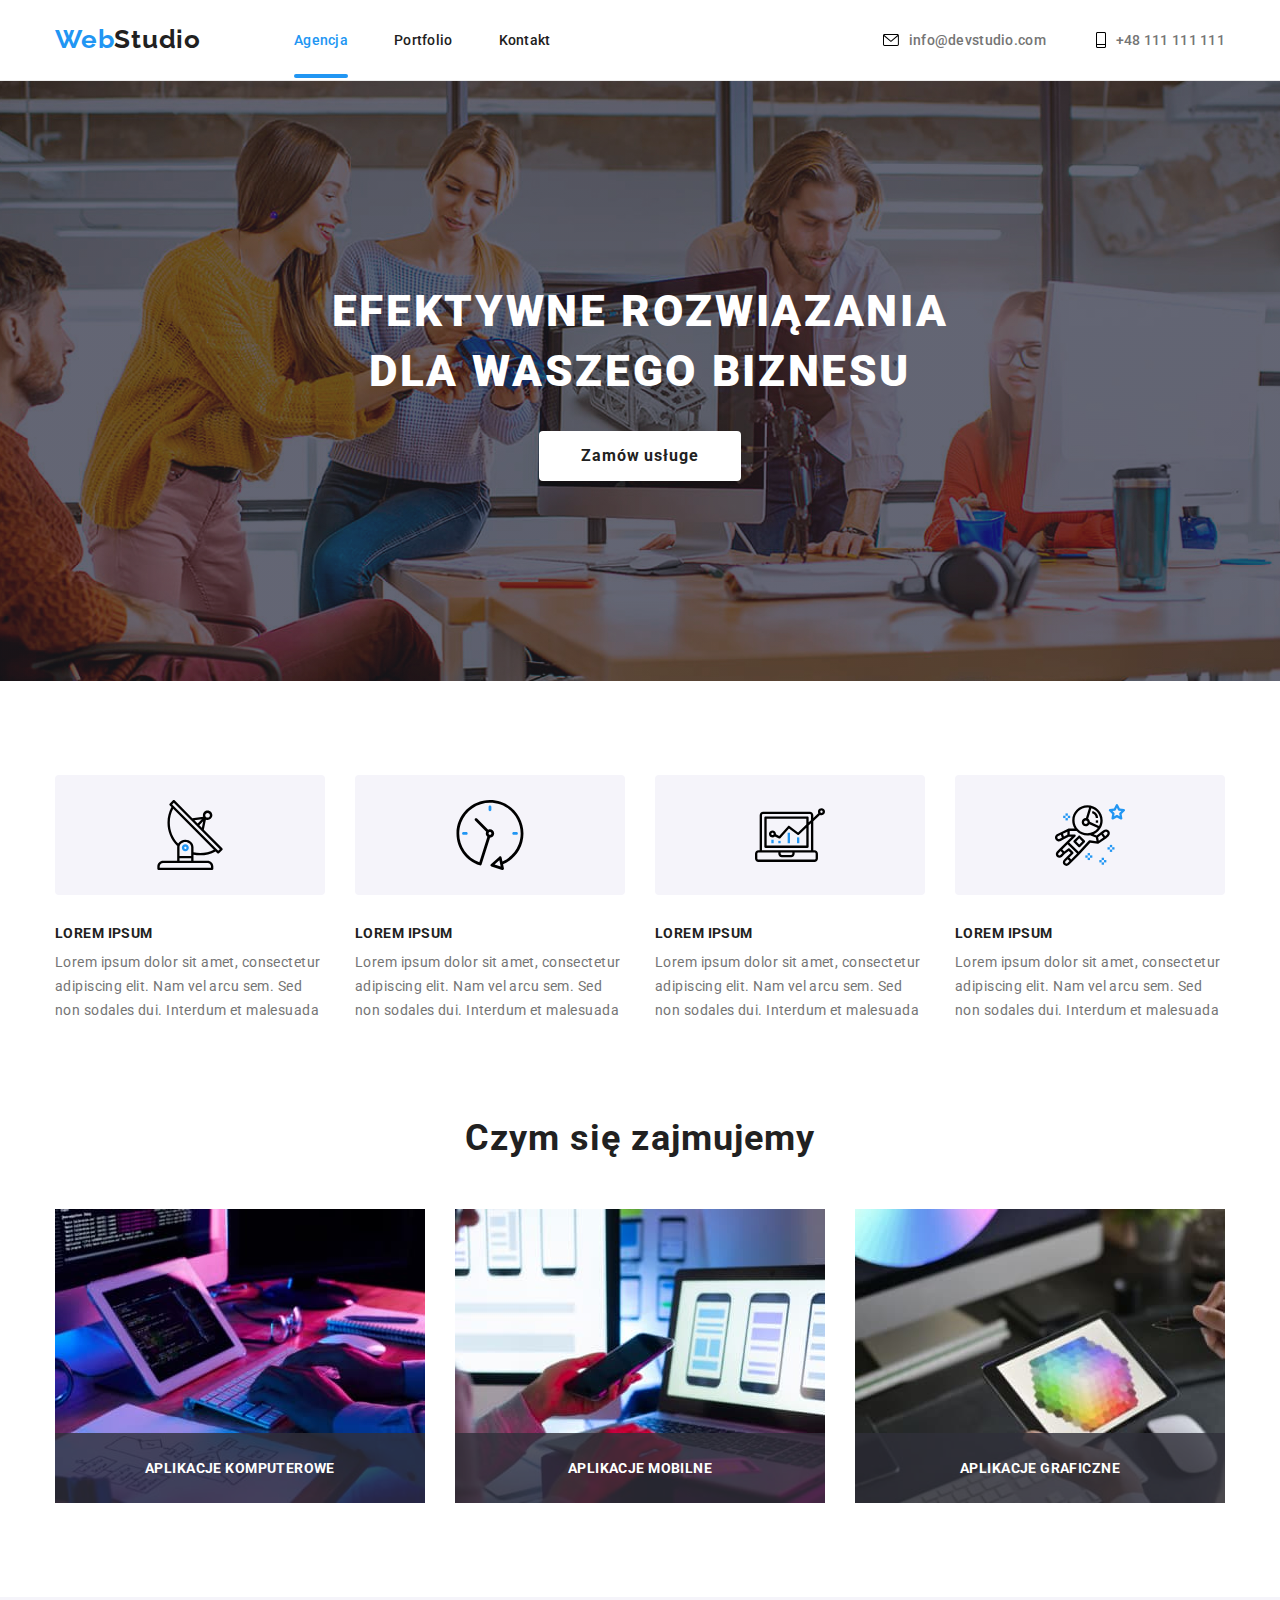
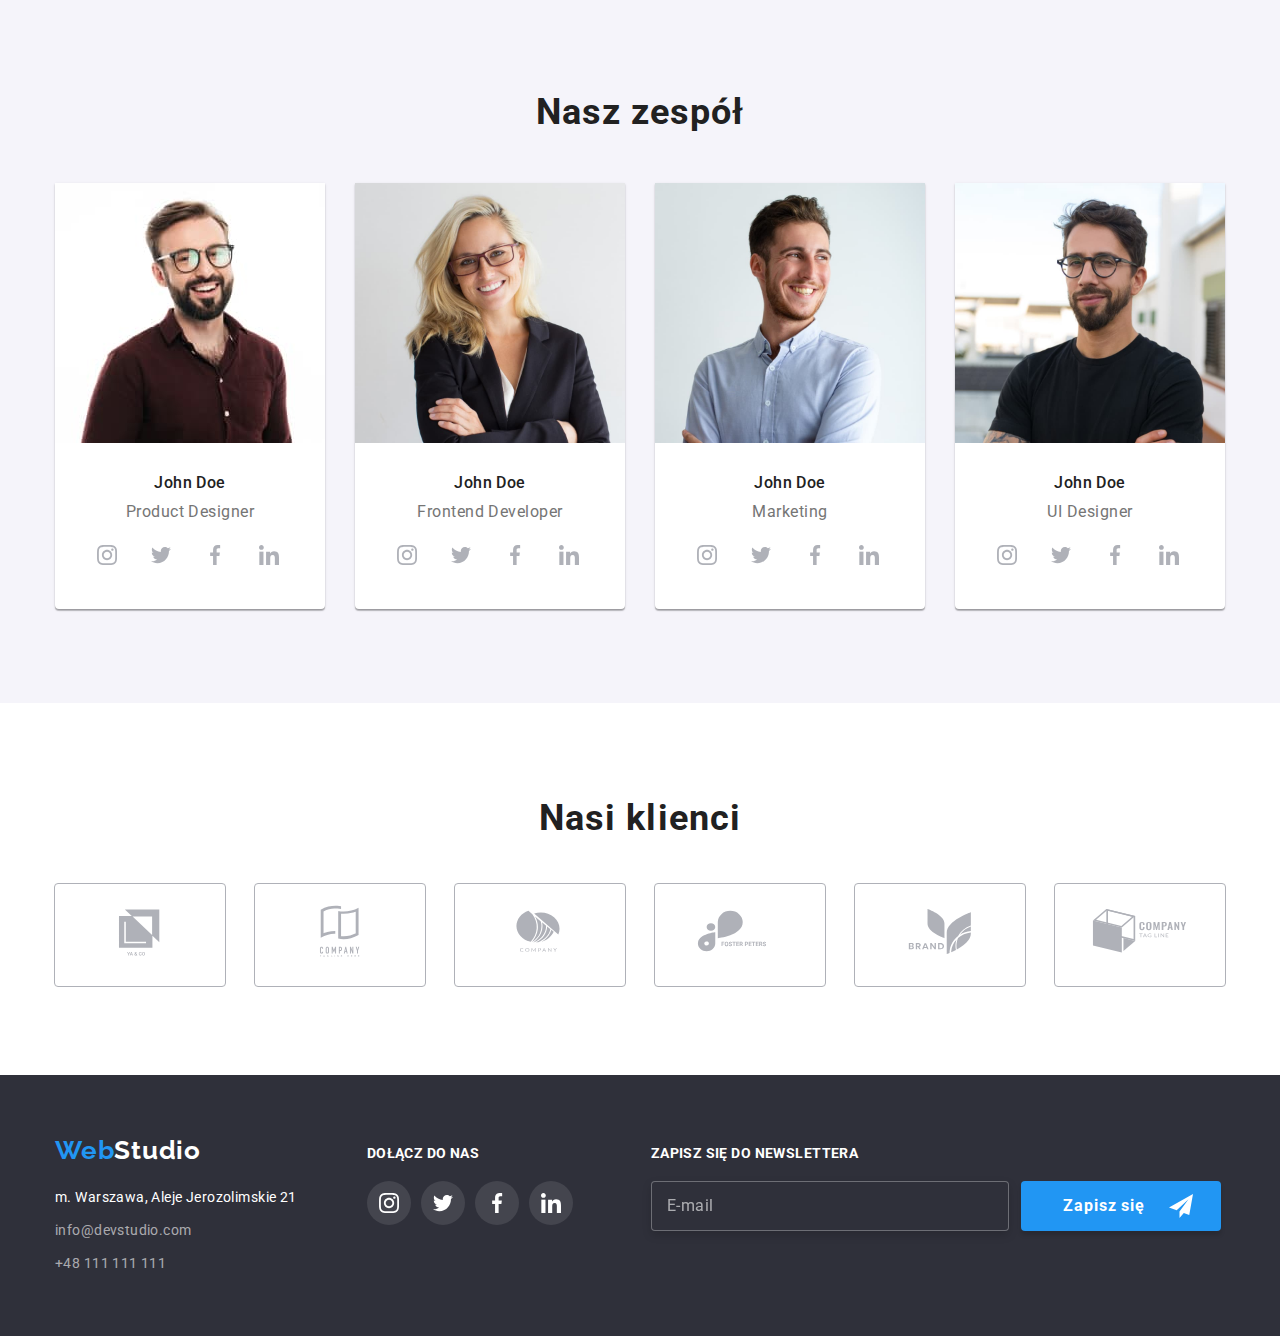
<file: index.html>
<!DOCTYPE html>
<html lang="en">

<head>
    <meta charset="UTF-8">
    <meta http-equiv="X-UA-Compatible" content="IE=edge">
    <meta name="viewport" content="width=device-width, initial-scale=1.0">
    <link rel="stylesheet" href="modern-normalize-main/modern-normalize.css">
    <link rel="preconnect" href="https://fonts.googleapis.com">
    <link rel="preconnect" href="https://fonts.gstatic.com" crossorigin>
    <link href="https://fonts.googleapis.com/css2?family=Raleway:wght@700&family=Roboto:wght@400;500;700;900&display=swap"
        rel="stylesheet">
    <title>html-css-homework</title>
    <link rel="stylesheet" href="css/styles.css">
</head>

<body>
    <header class="header">
        <div class="container">
            <div class="header-whole">
                <nav class="navigation">
                    <a class="navigation-logo" 
                    href="index.html"><span>Web</span>Studio</a>
                    <ul class="navigation-list">
                        <li class="navigation-list-piece">
                            <a class="navigation-list-item underline" 
                            href="index.html">Agencja</a>
                        </li>
                        <li class="navigation-list-piece">
                            <a class="navigation-list-item" 
                            href="portfolio.html">Portfolio</a>
                        </li>
                        <li class="navigation-list-piece">
                            <a class="navigation-list-item" 
                            href="#contact">Kontakt</a>
                        </li>
                    </ul>
                </nav>
                <a class="header-mail" 
                  href="mailto:info@devstudio.com">
                    <svg class="contact-addres-email">
                        <use href="./images/icon/symbol-defs.svg#icon-envelope"></use>
                    </svg>info@devstudio.com
                </a>
                <a class="header-phone" href="tel:+48111111111">
                    <svg class="contact-addres-phone">
                    <use class="addres-phone-icon" href="./images/icon/symbol-defs.svg#icon-smartphone"></use>
                  </svg>+48 111 111 111</a>
            </div>
        </div>
    </header>

    <main>
        <!--Hero-->
        <section class="hero">
            <div class="hero-images">
                <div class="container">
                    <div class="hero-title">
                        <h1 class="hero-title-item">EFEKTYWNE ROZWIĄZANIA <br> DLA WASZEGO BIZNESU</h1>
                          <button class="hero-button" 
                          type="button" data-modal-open>Zamów usługe</button>
                    </div>
                </div>
            </div>
            <!--first center-->
        </section>
        <section class="first-center">
            <div class="container">
                <ul class="hero-text ">
                    <li>
                        <div>
                            <div class="center-box">
                                <svg class="center-icon">
                                    <use href="./images/icon/symbol-defs.svg#icon-antenna"></use>
                                  </svg>
                            </div>
                            <div  class="hero-text-inside">
                              <h3 class="hero-text-title">LOREM IPSUM</h3>
                            <p class="hero-text-item">Lorem ipsum dolor sit amet, consectetur adipiscing elit. Nam vel arcu sem. Sed non sodales
                             dui. Interdum et malesuada
                            </p>
                            </div>
                        </div>
                    </li>
                    <li>
                        <div>
                            <div class="center-box">
                                <svg class="center-icon">
                                    <use href="./images/icon/symbol-defs.svg#icon-clock-1"></use>
                                </svg>
                            </div>
                            <div  class="hero-text-inside">
                              <h3 class="hero-text-title">LOREM IPSUM</h3>
                            <p class="hero-text-item">Lorem ipsum dolor sit amet, consectetur adipiscing elit. Nam vel arcu sem. Sed non sodales
                             dui. Interdum et malesuada
                            </p>
                            </div>
                        </div>
                    </li>
                    <li>
                        <div>
                            <div class="center-box">
                                <svg class="center-icon">
                                    <use href="./images/icon/symbol-defs.svg#icon-diagram"></use>
                                </svg>
                            </div>
                            <div  class="hero-text-inside">
                              <h3 class="hero-text-title">LOREM IPSUM</h3>
                            <p class="hero-text-item">Lorem ipsum dolor sit amet, consectetur adipiscing elit. Nam vel arcu sem. Sed non sodales
                             dui. Interdum et malesuada
                            </p>
                            </div>
                        </div>
                    </li>
                     <li>
                         <div>
                             <div class="center-box">
                                <svg class="center-icon">
                                    <use href="./images/icon/symbol-defs.svg#icon-astronaut"></use>
                                </svg>
                             </div>
                             <div  class="hero-text-inside">
                              <h3 class="hero-text-title">LOREM IPSUM</h3>
                            <p class="hero-text-item">Lorem ipsum dolor sit amet, consectetur adipiscing elit. Nam vel arcu sem. Sed non sodales
                             dui. Interdum et malesuada
                            </p>
                            </div>
                         </div>
                    </li>
                </ul>
            </div>
          </section>
        <!--End hero-->
        <!--what we do-->
        <section class="section">
            <div class="container">
                <h2 class="text-picture-title">Czym się zajmujemy</h2>
                <div>
                    <ul class="images">
                        <li class="images-item">
                            <img src="./images/pictures/main_page/what_we_do/programming_on_the_tablet.jpg" 
                            alt="programowanie na tablecie" 
                            width="370" 
                            height="294">
                            <P class="subtext">Aplikacje komputerowe</P>
                        </li>
                        <li class="images-item">
                            <img src="./images/pictures/main_page/what_we_do/application_development.jpg" 
                            alt="tworzenie aplikacji" 
                            width="370" 
                            height="294">
                            <P class="subtext">Aplikacje mobilne</P>
                        </li>
                        <li class="images-item">
                            <img src="./images/pictures/main_page/what_we_do/color_palette_on_the_tablet.jpg" 
                            alt="paleta barw na tablecie" 
                            width="370" 
                            height="294">
                            <P class="subtext">Aplikacje graficzne</P>
                        </li>
                    </ul>
                </div>
            </div>
        </section>
        <!--end what we do-->
        <!--end first center-->
        <!--our team-->
        <section class="section-color">
            <div class="container">
                <h2 class="team-title">Nasz zespół</h2>
                <ul class="team-name-list">
                <li class="team-card">
                    <img class="team-picture" src="./images/pictures/main_page/our_team/product_designer.jpg" 
                    alt="Product Designer" 
                    width="270" 
                    height="260">
                    <div class="team-text-card">
                        <h3 class="text-team-name">John Doe</h3>
                    <p class="text-team-name-item">Product Designer</p>
                        <ul class="social-list">
                            <li class="social-list-item">
                            <a class="social-list-link" href="#">
                              <svg class="social-icon">
                              <use href="./images/icon/symbol-defs2.svg#icon-instagram">
                              </use>
                              </svg>
                            </a>
                            </li>
                            <li class="social-list-item">
                            <a class="social-list-link" href="#">
                              <svg class="social-icon">
                              <use href="./images/icon/symbol-defs2.svg#icon-twitter-1">
                              </use>
                              </svg>
                            </a>
                            </li>
                            <li class="social-list-item">
                            <a class="social-list-link" href="#">
                              <svg class="social-icon">
                              <use href="./images/icon/symbol-defs2.svg#icon-facebook-1">
                              </use>
                              </svg>
                            </a>
                            </li>
                            <li class="social-list-item">
                            <a class="social-list-link" href="#">
                              <svg class="social-icon">
                              <use href="./images/icon/symbol-defs2.svg#icon-linkedin-1">
                              </use>
                              </svg>
                          </a>
                    </div> 
                </li>
                <li class="team-card">
                    <img class="team-picture" src="./images/pictures/main_page/our_team/frontend_developer.jpg" 
                    alt="Frontend Developer" 
                    width="270" 
                    height="260">
                    <div class="team-text-card">
                        <h3 class="text-team-name">John Doe</h3>
                    <p class="text-team-name-item">Frontend Developer</p>
                    <ul class="social-list">
                        <li class="social-list-item">
                          <a class="social-list-link" href="#">
                            <svg class="social-icon">
                              <use href="./images/icon/symbol-defs2.svg#icon-instagram"></use>
                            </svg>
                          </a>
                        </li>
                        <li class="social-list-item">
                          <a class="social-list-link" href="#">
                            <svg class="social-icon">
                              <use href="./images/icon/symbol-defs2.svg#icon-twitter-1"></use>
                            </svg>
                          </a>
                        </li>
                        <li class="social-list-item">
                          <a class="social-list-link" href="#">
                            <svg class="social-icon">
                              <use href="./images/icon/symbol-defs2.svg#icon-facebook-1"></use>
                            </svg>
                          </a>
                        </li>
                        <li class="social-list-item">
                        <a class="social-list-link" href="#">
                            <svg class="social-icon">
                              <use href="./images/icon/symbol-defs2.svg#icon-linkedin-1"></use>
                            </svg>
                        </a>
                    </div>
                    
                </li>
                <li class="team-card">
                    <img class="team-picture" src="./images/pictures/main_page/our_team/marketing.jpg" 
                    alt="Marketing" 
                    width="270" 
                    height="260">
                    <div class="team-text-card">
                        <h3 class="text-team-name">John Doe</h3>
                    <p class="text-team-name-item">Marketing</p>
                    <ul class="social-list">
                        <li class="social-list-item">
                          <a class="social-list-link" href="#">
                            <svg class="social-icon">
                              <use href="./images/icon/symbol-defs2.svg#icon-instagram"></use>
                            </svg>
                          </a>
                        </li>
                        <li class="social-list-item">
                          <a class="social-list-link" href="#">
                            <svg class="social-icon">
                              <use href="./images/icon/symbol-defs2.svg#icon-twitter-1"></use>
                            </svg>
                          </a>
                        </li>
                        <li class="social-list-item">
                          <a class="social-list-link" href="#">
                            <svg class="social-icon">
                              <use href="./images/icon/symbol-defs2.svg#icon-facebook-1"></use>
                            </svg>
                          </a>
                        </li>
                        <li class="social-list-item">
                          <a class="social-list-link" href="#">
                            <svg class="social-icon">
                              <use href="./images/icon/symbol-defs2.svg#icon-linkedin-1"></use>
                            </svg>
                        </a>
                    </div>
                    
                </li>
                <li class="team-card">
                    <img class="team-picture" src="./images/pictures/main_page/our_team/ul_designer.jpg" 
                    alt="UI Designer" 
                    width="270" 
                    height="260">
                    <div class="team-text-card">
                        <h3 class="text-team-name">John Doe</h3>
                    <p class="text-team-name-item">UI Designer</p>
                    <ul class="social-list">
                        <li class="social-list-item">
                          <a class="social-list-link" href="#">
                            <svg class="social-icon">
                              <use href="./images/icon/symbol-defs2.svg#icon-instagram">
                              </use>
                              </svg>
                          </a>
                        </li>
                        <li class="social-list-item">
                          <a class="social-list-link" href="#">
                            <svg class="social-icon">
                              <use href="./images/icon/symbol-defs2.svg#icon-twitter-1"></use>
                            </svg>
                          </a>
                        </li>
                        <li class="social-list-item">
                          <a class="social-list-link" href="#">
                            <svg class="social-icon">
                              <use href="./images/icon/symbol-defs2.svg#icon-facebook-1"></use>
                            </svg>
                          </a>
                        </li>
                        <li class="social-list-item">
                          <a class="social-list-link" href="#">
                            <svg class="social-icon">
                              <use href="./images/icon/symbol-defs2.svg#icon-linkedin-1"></use>
                            </svg>
                        </a>
                    </div>
                    
                </li>
            </ul>
            </div>       
        </section>
        <!--end - our team-->
        <!--our clients-->
        <section class="clients section">
            <div class="container">
              <h2 class="clients">Nasi klienci</h2>
              <ul class="clients-list">
                <li class="clients-list-item">
                  <a class="clients-list-item-link" href="#">
                    <svg class="clients-logo">
                      <use href="./images/icon/symbol-defs.svg#icon-Logo_1"></use>
                    </svg>
                  </a>
                </li>
                <li class="clients-list-item">
                  <a class="clients-list-item-link" href="#">
                    <svg class="clients-logo">
                      <use href="./images/icon/symbol-defs.svg#icon-Logo_2"></use>
                    </svg>
                  </a>
                </li>
                <li class="clients-list-item">
                  <a class="clients-list-item-link" href="#">
                    <svg class="clients-logo">
                      <use href="./images/icon/symbol-defs.svg#icon-Logo_3"></use>
                    </svg>
                  </a>
                </li>
                <li class="clients-list-item">
                  <a class="clients-list-item-link" href="#">
                    <svg class="clients-logo">
                      <use href="./images/icon/symbol-defs.svg#icon-Logo_4"></use>
                    </svg>
                  </a>
                </li>
                <li class="clients-list-item">
                  <a class="clients-list-item-link" href="#">
                    <svg class="clients-logo">
                      <use href="./images/icon/symbol-defs.svg#icon-Logo_5"></use>
                    </svg>
                  </a>
                </li>
                <li class="clients-list-item">
                  <a class="clients-list-item-link" href="#">
                    <svg class="clients-logo">
                      <use href="./images/icon/symbol-defs.svg#icon-Logo_6"></use>
                    </svg>
                  </a>
                </li>
              </ul>
            </div>
        </section>
        <!--end - Our clients-->
    </main>
    <footer class="footer-color">
      <section class="container">
        <address  class="footer-adress" id="contact"> 
                <div class="address-data">
                  <ul class="address-data">
                    <li>
                      <a class="footer-logo" href="index.html"><span>Web</span>Studio</a>
                      <ul class="footer-adress-list">
                        <li>
                            <a class="footer-font-map" 
                            href="https://goo.gl/maps/jRFw295LouVdyQgNA" 
                            target="blank">m. Warszawa, Aleje Jerozolimskie 21</a>
                        </li>
                        <li>
                            <a class="footer-font-mail" 
                            href="mailto:info@devstudio.com">info@devstudio.com</a>
                        </li>
                        <li>
                            <a class="footer-font-phone" 
                            href="tel:+48111111111">+48 111 111 111</a>
                        </li>
                      </ul>
                    </li>
                    <li class="footer-right-side">
                      <p class="footer-text-join">DOŁĄCZ DO NAS</p>
                      <ul class="footer-social-list">
                        <li class="footer-social-list-icon">
                          <a class="footer-social-list-item" href="#">
                            <svg class="footer-social-icon">
                              <use href="./images/icon/symbol-defs2.svg#icon-instagram">
                              </use>
                            </svg>
                          </a>
                        </li>
                        <li class="footer-social-list-icon">
                          <a class="footer-social-list-item" href="#">
                            <svg class="footer-social-icon">
                              <use href="./images/icon/symbol-defs2.svg#icon-twitter-1">
                              </use>
                            </svg>
                          </a>
                        </li>
                        <li class="footer-social-list-icon">
                          <a class="footer-social-list-item" href="#">
                            <svg class="footer-social-icon">
                              <use href="images/icon/symbol-defs2.svg#icon-facebook-1">
                              </use>
                            </svg>
                          </a>
                        </li>
                        <li class="footer-social-list-icon">
                          <a class="footer-social-list-item" href="#">
                            <svg class="footer-social-icon">
                              <use href="./images/icon/symbol-defs2.svg#icon-linkedin-1">
                              </use>
                            </svg>
                          </a>
                        </li>
                      </ul>
                    </li>
                    <li class="subscribe">
                      <p class="subscribe-text">ZAPISZ SIĘ DO NEWSLETTERA</p>
                      <div class="subscribe-wrapper">
                        <input class="subscribe-mail" type="email" name="user_mail" id="subscribe-mail" placeholder="E-mail" >
                        <button class="footer-button" type="submit">
                          Zapisz się<svg class="footer-button-icon">
                            <use class="logo-send" href="./images/icon/symbol-defs.svg#icon-icon_send">
                          </use>
                          </svg></button>
                      </div>
                    </li>
                  </ul>
                </div>
        </address>
      </section>
    </footer>
<!--modal window-->
<div class="backdrop is-hidden" data-modal>
  <div class="modal">
    <button class="close-btn"data-modal-close>
      <svg class="close">
        <use href="./images/icon/symbol-defs2.svg#icon-close-black-18dp">
        </use>
      </svg>
    </button>
    <h2 class="modal__form-header">Zostaw swoje dane w formularzu poniżej</h2>
    <form action="#" class="modal__form">

      <label for="" class="modal__form-field">
        Imię
        <span class="modal__form-imput-wrapper">
          <input type="text" name="user_name" class="modal__form-input">
          <svg class="modal__form-icon" width="12" height="12">
            <use class="modal__form-icon-item" href="./images/icon/symbol-defs.svg#icon-osoba">
               </use>
          </svg>
        </span>
      </label>

      <label for="#" class="modal__form-field">
        Telefon
        <span class="modal__form-imput-wrapper">
          <input type="tel" name="user_tel" class="modal__form-input">
          <svg class="modal__form-icon" width="13" height="13">
            <use class="modal__form-icon-item" href="./images/icon/symbol-defs.svg#icon-telephon"></use>
          </svg>
        </span>
      </label>

      <label for="#" class="modal__form-field">
        Email
        <span class="modal__form-imput-wrapper">
          <input type="email" name="user_tel" class="modal__form-input">
          <svg class="modal__form-icon" width="15" height="12">
            <use class="modal__form-icon-item" href="./images/icon/symbol-defs.svg#icon-koperta"></use>
          </svg>
        </span>
      </label>

      <label for="#" class="modal__form-field">Komentarz 
          <textarea class="modal__form-message" placeholder="Wprowadź tekst" name="user_message"></textarea>
      </label>

      <label class="form-checkbox">
        <input class="checkbox" type="checkbox" name="consent" id="user-policy" 
        name="user_policy" value="accept-policy"/>

        <svg class="icon">
          <use href=""></use>
        </svg>
        <div class="consent">Oświadczam iż akceptuję
          <a class="policy" href="#">Regulamin</a>
           i 
          <a class="policy" href="#">Politykę Prywatności.</a>
        </div>
      </label>

      <button class="modal-btn-submit" type="submit">Wyślij</button>

    </form>
  </div>
</div>
<!-- end modal window-->
  <script src="modal.js">
  </script>



</body>
</html>
</file>
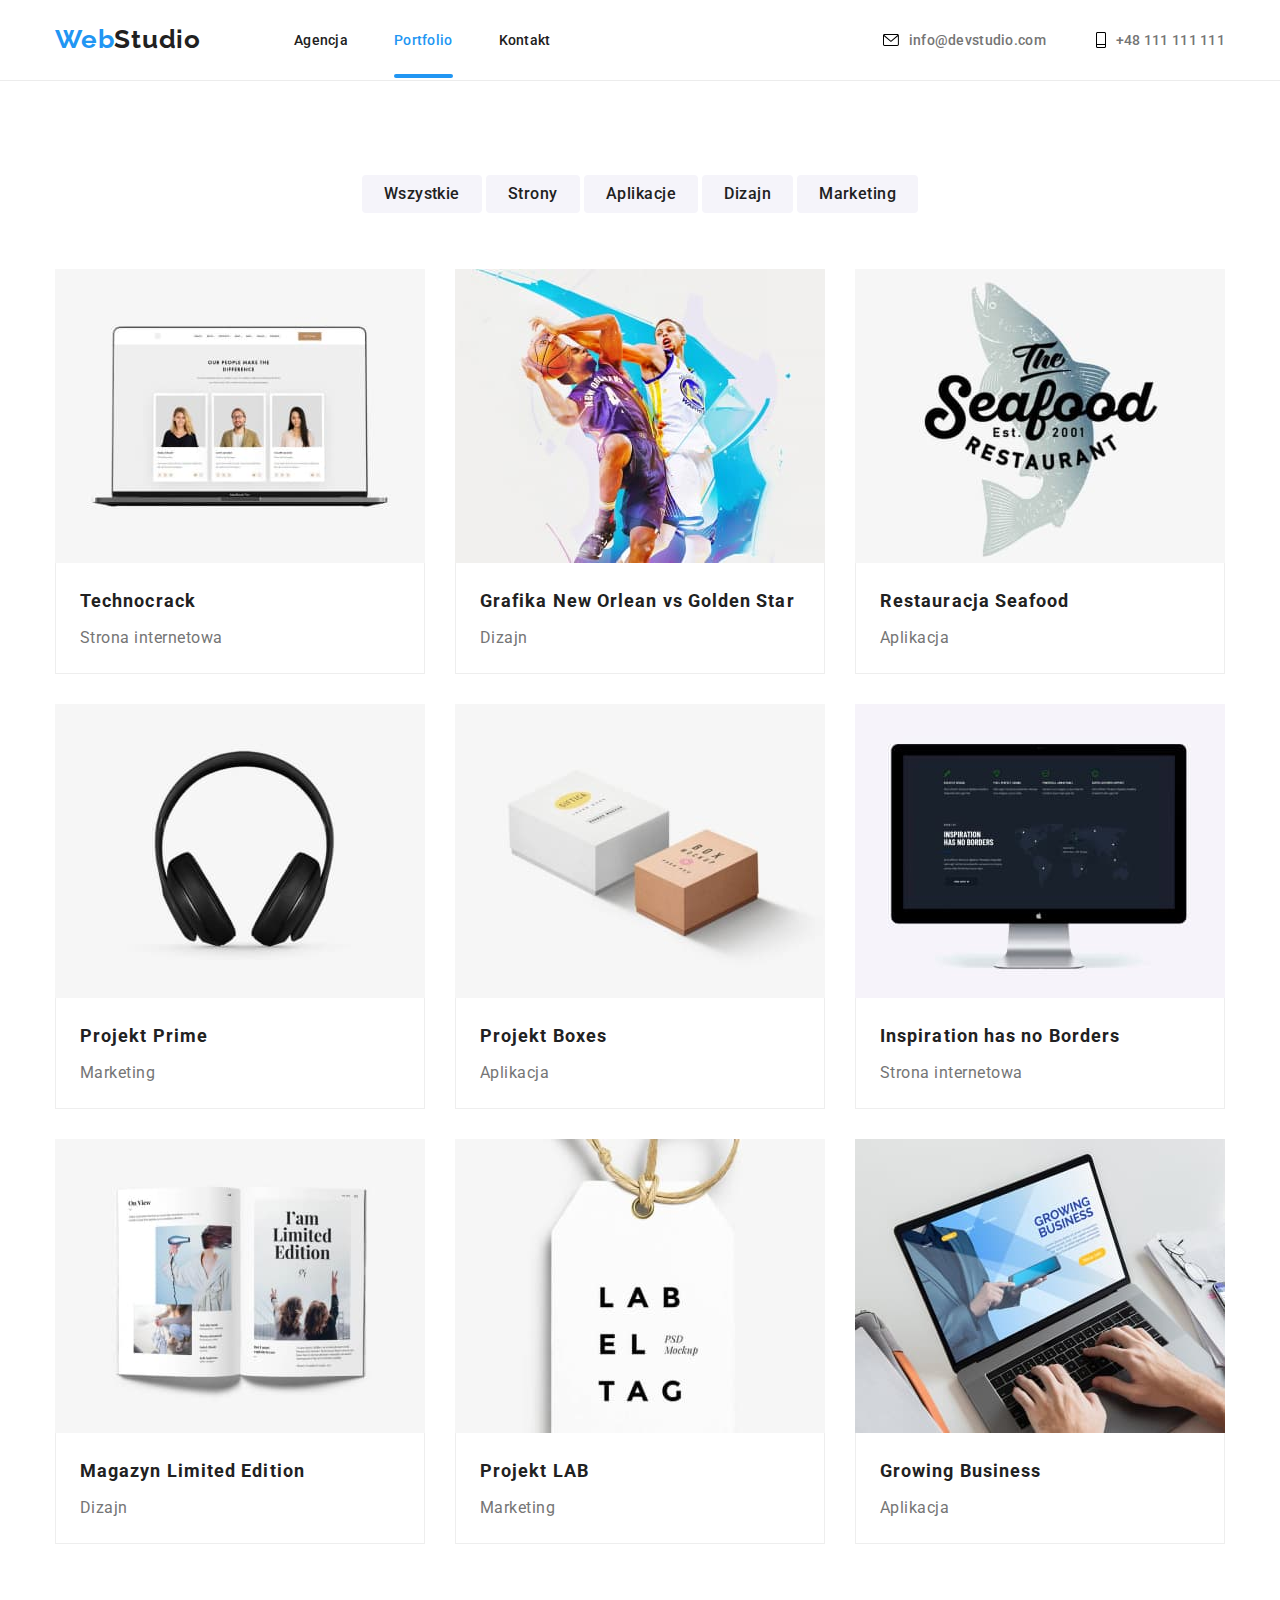
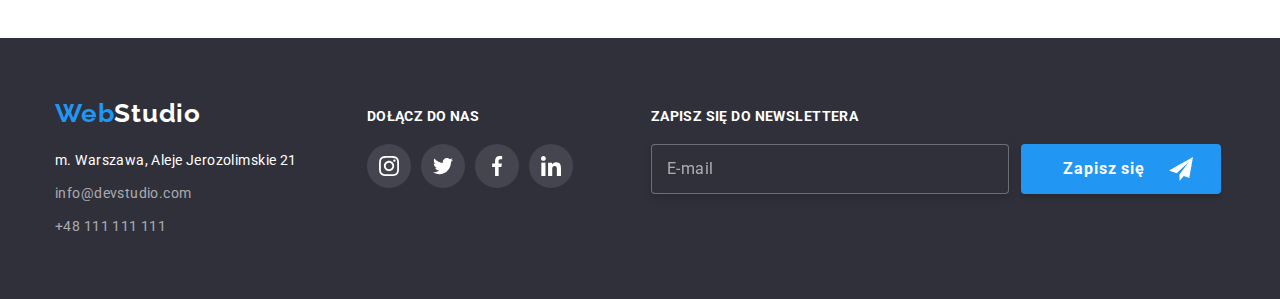
<file: portfolio.html>
<!DOCTYPE html>
<html lang="en">

<head>
    <meta charset="UTF-8">
    <meta http-equiv="X-UA-Compatible" content="IE=edge">
    <meta name="viewport" content="width=device-width, initial-scale=1.0">
    <link rel="stylesheet" href="modern-normalize-main/modern-normalize.css">
    <link rel="preconnect" href="https://fonts.googleapis.com">
    <link rel="preconnect" href="https://fonts.gstatic.com" crossorigin>
    <link href="https://fonts.googleapis.com/css2?family=Raleway:wght@700&family=Roboto:wght@400;500;700;900&display=swap"
        rel="stylesheet">
    <title>Portfolio</title>
    <link rel="stylesheet" href="css/styles.css">
</head>

<body>
    <header class="header">
        <div class="container">
            <div class="header-whole">
                <nav class="navigation">
                    <a class="navigation-logo" 
                    href="index.html"><span>Web</span>Studio</a>
                    <ul class="navigation-list">
                        <li class="navigation-list-piece">
                            <a class="navigation-list-item" 
                            href="index.html">Agencja</a>
                        </li>
                        <li class="navigation-list-piece">
                            <a class="navigation-list-item underline" 
                            href="portfolio.html">Portfolio</a>
                        </li>
                        <li class="navigation-list-piece">
                            <a class="navigation-list-item" 
                            href="#contact">Kontakt</a>
                        </li>
                    </ul>
                </nav>
                <a class="header-mail" 
                  href="mailto:info@devstudio.com">
                    <svg class="contact-addres-email">
                        <use href="./images/icon/symbol-defs.svg#icon-envelope"></use>
                    </svg>info@devstudio.com
                </a>
                <a class="header-phone" href="tel:+48111111111">
                    <svg class="contact-addres-phone">
                    <use href="./images/icon/symbol-defs.svg#icon-smartphone"></use>
                  </svg>+48 111 111 111</a>
            </div>
        </div>
    </header>
    <main>
        <!--page filter-->
        <section class="container">
            <div class="section-button">
                <ul class="list-button">
                    <li>
                        <button class="button-selection" type="button">Wszystkie</button>
                        <button class="button-selection" type="button">Strony</button>
                        <button class="button-selection" type="button">Aplikacje</button>
                        <button class="button-selection" type="button">Dizajn</button>
                        <button class="button-selection" type="button">Marketing</button>
                    </li>
                </ul>
            </div>
        </section>
        <!--End page filter-->
        <!--what we do-->
        <section class="container">
            <div class="pictures-list">
                <ul class="activities">
                    <li class="activities-item">
                        <div class="covering">
                            <img class="activities-pictures" src="./images/pictures/portfolio/activities/laptop.jpg" 
                          alt="laptop" 
                          width="370" 
                          height="294">
                          <div class="covering-item">
                            <p>Technocrack jest popularną platformą wykorzystywaną do rozpowszechniania koronawirusa. Firmy
                              wykorzystują tę platformę do celów szpiegowskich i ataków na niezabezpieczone serwery konkurencji</p>
                          </div>
                        </div>
                        <div class="activities-signature">
                            <h3 class="activities-title">Technocrack</h3>
                            <p class="activities-services">Strona internetowa</p>
                        </div>
                    </li>
                    <li class="activities-item">
                      <div class="covering">
                          <img class="activities-pictures" src="./images/pictures/portfolio/activities/clash_of_basketball_players.jpg" 
                          alt="clash of basketball players" 
                          width="370"
                          height="294">
                          <div class="covering-item">
                            <p>Technocrack jest popularną platformą wykorzystywaną do rozpowszechniania koronawirusa. Firmy
                              wykorzystują tę platformę do celów szpiegowskich i ataków na niezabezpieczone serwery konkurencji</p>
                          </div>
                      </div>
                        <div class="activities-signature">
                            <h3 class="activities-title">Grafika New Orlean vs Golden Star</h3>
                            <p class="activities-services">Dizajn</p>
                        </div>
                    </li>
                    <li class="activities-item">
                      <div class="covering">
                          <img class="activities-pictures" src="./images/pictures/portfolio/activities/seafood_restaurant_logo.jpg" 
                          alt="seafood restaurant logo" 
                          width="370"
                          height="294">
                          <div class="covering-item">
                            <p>Technocrack jest popularną platformą wykorzystywaną do rozpowszechniania koronawirusa. Firmy
                              wykorzystują tę platformę do celów szpiegowskich i ataków na niezabezpieczone serwery konkurencji</p>
                          </div>
                      </div>                        
                        <div class="activities-signature">
                            <h3 class="activities-title">Restauracja Seafood</h3>
                            <p class="activities-services">Aplikacja</p>
                        </div>
                    </li>
                    <li class="activities-item">
                      <div class="covering">
                          <img class="activities-pictures" src="./images/pictures/portfolio/activities/black_headset.jpg" 
                          alt="black headset" 
                          width="370" 
                          height="294">
                          <div class="covering-item">
                            <p>Technocrack jest popularną platformą wykorzystywaną do rozpowszechniania koronawirusa. Firmy
                              wykorzystują tę platformę do celów szpiegowskich i ataków na niezabezpieczone serwery konkurencji</p>
                          </div>                        
                      </div>                        
                        <div class="activities-signature">
                            <h3 class="activities-title">Projekt Prime</h3>
                            <p class="activities-services">Marketing</p>
                        </div>
                    </li>
                    <li class="activities-item">
                      <div class="covering">
                          <img class="activities-pictures" src="./images/pictures/portfolio/activities/two_boxes.jpg" 
                          alt="two boxes" 
                          width="370" 
                          height="294">
                          <div class="covering-item">
                            <p>Technocrack jest popularną platformą wykorzystywaną do rozpowszechniania koronawirusa. Firmy
                              wykorzystują tę platformę do celów szpiegowskich i ataków na niezabezpieczone serwery konkurencji</p>
                          </div>
                      </div>                        
                        <div class="activities-signature"> 
                            <h3 class="activities-title">Projekt Boxes</h3>
                            <p class="activities-services">Aplikacja</p>
                        </div>
                    </li>
                    <li class="activities-item">
                      <div class="covering">
                          <img class="activities-pictures" src="./images/pictures/portfolio/activities/monitor_with_text.jpg" 
                          alt="monitor with text" 
                          width="370" 
                          height="294">
                          <div class="covering-item">
                            <p>Technocrack jest popularną platformą wykorzystywaną do rozpowszechniania koronawirusa. Firmy
                              wykorzystują tę platformę do celów szpiegowskich i ataków na niezabezpieczone serwery konkurencji</p>
                          </div>
                      </div>                        
                        <div class="activities-signature"> 
                            <h3 class="activities-title">Inspiration has no Borders</h3>
                            <p class="activities-services">Strona internetowa</p>
                        </div>
                    </li>
                    <li class="activities-item">
                      <div class="covering">
                          <img class="activities-pictures" src="./images/pictures/portfolio/activities/magazine.jpg" 
                          alt="advertising magazine" 
                          width="370" 
                          height="294">
                          <div class="covering-item">
                            <p>Technocrack jest popularną platformą wykorzystywaną do rozpowszechniania koronawirusa. Firmy
                              wykorzystują tę platformę do celów szpiegowskich i ataków na niezabezpieczone serwery konkurencji</p>
                          </div>
                      </div>                        
                        <div class="activities-signature"> 
                            <h3 class="activities-title">Magazyn Limited Edition</h3>
                            <p class="activities-services">Dizajn</p>
                        </div>
                    </li>
                    <li class="activities-item">
                      <div class="covering">
                          <img class="activities-pictures" src="./images/pictures/portfolio/activities/white_label.jpg" 
                          alt="white label" 
                          width="370" 
                          height="294">
                          <div class="covering-item">
                            <p>Technocrack jest popularną platformą wykorzystywaną do rozpowszechniania koronawirusa. Firmy
                              wykorzystują tę platformę do celów szpiegowskich i ataków na niezabezpieczone serwery konkurencji</p>
                          </div>
                      </div>                        
                        <div class="activities-signature"> 
                            <h3 class="activities-title">Projekt LAB</h3>
                            <p class="activities-services">Marketing</p>
                        </div>
                    </li>
                    <li class="activities-item">
                      <div class="covering">
                          <img class="activities-pictures" src="./images/pictures/portfolio/activities/writing_on_a_laptop.jpg" 
                          alt="writing on a laptop" 
                          width="370" 
                          height="294">
                          <div class="covering-item">
                            <p>Technocrack jest popularną platformą wykorzystywaną do rozpowszechniania koronawirusa. Firmy
                              wykorzystują tę platformę do celów szpiegowskich i ataków na niezabezpieczone serwery konkurencji</p>
                          </div>
                      </div>
                        <div class="activities-signature"> 
                            <h3 class="activities-title">Growing Business</h3>
                            <p class="activities-services">Aplikacja</p>
                        </div>
                    </li>
                </ul>
            </div>
        </section>
        <!--end - what we do-->
    </main>
    <footer class="footer-color">
      <section class="container">
        <address  class="footer-adress" id="contact"> 
                <div class="address-data">
                  <ul class="address-data">
                    <li>
                      <a class="footer-logo" href="index.html"><span>Web</span>Studio</a>
                      <ul class="footer-adress-list">
                        <li>
                            <a class="footer-font-map" 
                            href="https://goo.gl/maps/jRFw295LouVdyQgNA" 
                            target="blank">m. Warszawa, Aleje Jerozolimskie 21</a>
                        </li>
                        <li>
                            <a class="footer-font-mail" 
                            href="mailto:info@devstudio.com">info@devstudio.com</a>
                        </li>
                        <li>
                            <a class="footer-font-phone" 
                            href="tel:+48111111111">+48 111 111 111</a>
                        </li>
                      </ul>
                    </li>
                    <li class="footer-right-side">
                      <p class="footer-text-join">DOŁĄCZ DO NAS</p>
                      <ul class="footer-social-list">
                        <li class="footer-social-list-icon">
                          <a class="footer-social-list-item" href="#">
                            <svg class="footer-social-icon">
                              <use href="./images/icon/symbol-defs2.svg#icon-instagram">
                              </use>
                            </svg>
                          </a>
                        </li>
                        <li class="footer-social-list-icon">
                          <a class="footer-social-list-item" href="#">
                            <svg class="footer-social-icon">
                              <use href="./images/icon/symbol-defs2.svg#icon-twitter-1">
                              </use>
                            </svg>
                          </a>
                        </li>
                        <li class="footer-social-list-icon">
                          <a class="footer-social-list-item" href="#">
                            <svg class="footer-social-icon">
                              <use href="images/icon/symbol-defs2.svg#icon-facebook-1">
                              </use>
                            </svg>
                          </a>
                        </li>
                        <li class="footer-social-list-icon">
                          <a class="footer-social-list-item" href="#">
                            <svg class="footer-social-icon">
                              <use href="./images/icon/symbol-defs2.svg#icon-linkedin-1">
                              </use>
                            </svg>
                          </a>
                        </li>
                      </ul>
                    </li>
                    <li class="subscribe">
                      <p class="subscribe-text">ZAPISZ SIĘ DO NEWSLETTERA</p>
                      <div class="subscribe-wrapper">
                        <input class="subscribe-mail" type="email" name="user_mail" id="subscribe-mail" placeholder="E-mail" >
                        <button class="footer-button" type="submit">
                          Zapisz się<svg class="footer-button-icon">
                            <use class="logo-send" href="./images/icon/symbol-defs.svg#icon-icon_send">
                          </use>
                          </svg></button>
                      </div>
                    </li>
                  </ul>
                </div>
        </address>
      </section>
    </footer>
</body>
</html>
</file>
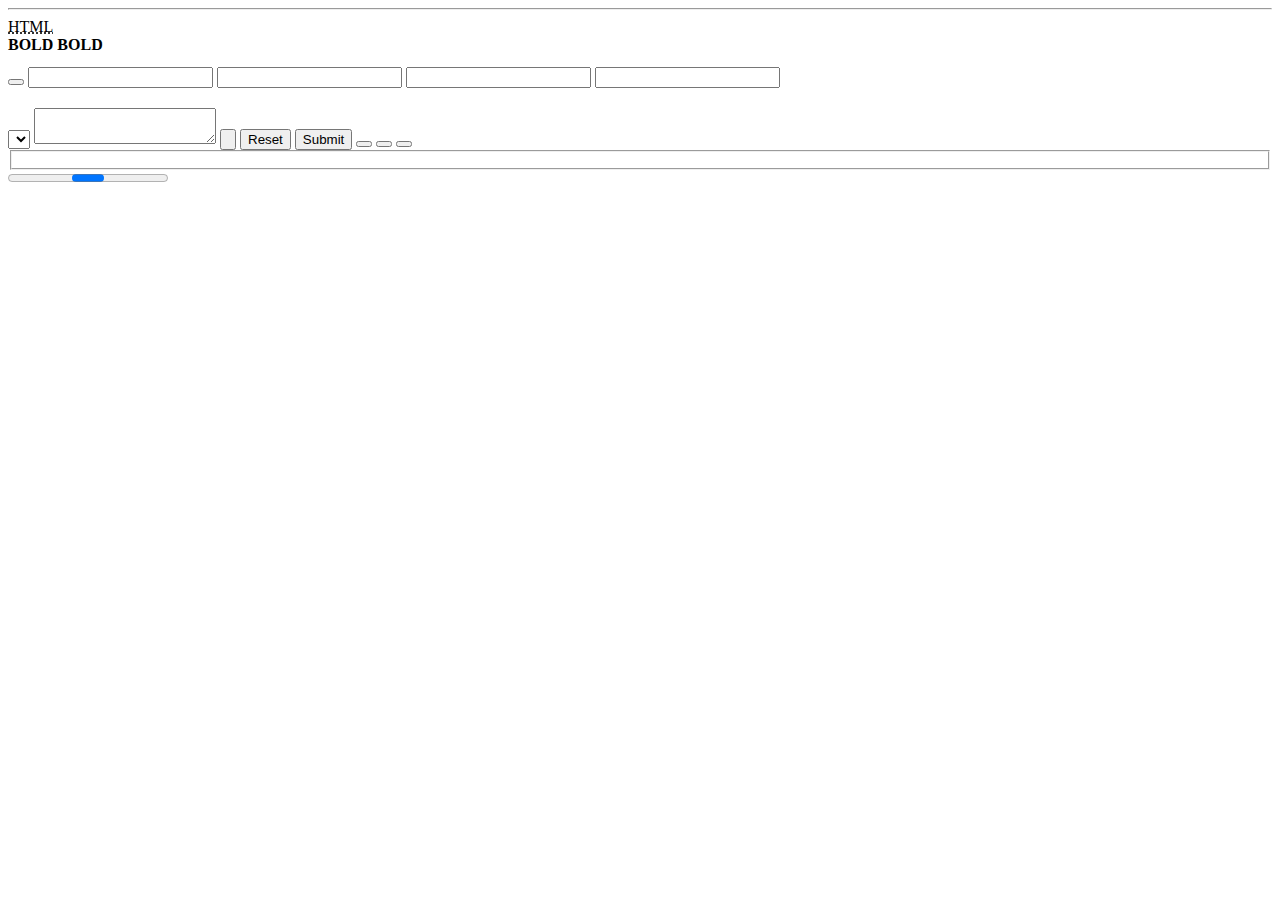
<file: modern-normalize-main/test/page/without-css.html>
<html>
	<body>
		<hr data-test--hr />
		<abbr data-test--abbr title="HyperText Markup Language">HTML</abbr>
		<div style="font-weight: 700">
			<b data-test--bold>BOLD</b>
			<strong data-test--bold>BOLD</strong>
		</div>
		<code data-test--code></code>
		<kbd data-test--code></kbd>
		<samp data-test--code></samp>
		<pre data-test--code></pre>
		<small data-test--small></small>
		<sub data-test--subsup></sub>
		<sup data-test--subsup></sup>
		<div style="font-family: MYCUSTOMFONT">
			<button data-test--forms-1></button>
			<input data-test--forms-1>
			<input data-test--forms-1 type="text">
			<input data-test--forms-1 type="number">
			<input data-test--forms-1 type="search">
			<optgroup data-test--forms-1></optgroup>
			<select data-test--forms-1></select>
			<textarea data-test--forms-1></textarea>
			<input data-test--forms-1 type="button">
			<input data-test--forms-1 type="reset">
			<input data-test--forms-1 type="submit">
			<button data-test--forms-1 type="button"></button>
			<button data-test--forms-1 type="reset"></button>
			<button data-test--forms-1 type="submit"></button>
			<fieldset data-test--forms-2></fieldset>
			<legend data-test--forms-2></legend>
			<progress data-test--forms-2></progress>
		</div>
		<summary data-test--interactive></summary>
	</body>
</html>
</file>
<file: css/styles.css>
:root {
  --main-font: "Roboto", sans-serif;
  --second-font: "Raleway", sans-serif;
  --first-font-weight: 400;
  --second-font-weight: 500;
  --third-font-weight: 700;
  --fourth-font-weight: 900;
  --main-color-text: #212121;
  --secod-color-text: #2196f3;
  --third-color-text: #757575;
  --fourth-color-text: #ffffff;
  --fifth-color-text: rgba(255, 255, 255, 0.6);
}
ul {
list-style-type: none;
}
    
a {
text-decoration: none;
}
span{
color:#2196F3;
}
body:visited{
color: none;
}

body {
  font-family: var(--main-font);
  color: var(--main-color-text);
}
h1,
h2,
h3,
h4,
h5,
h6 {
  margin: 0;
  padding: 0;
}
ul,
ol {
  margin: 0;
  padding: 0;
}
p {
  margin: 0;
  padding: 0;
}

img {
  display: block;
}
.container {
  width: 1200px;
  padding: 0 15px;
  align-items: center;
  margin: 0 auto;
}
.section {
  margin-right: auto;
  margin-left: auto;
  padding: 94px 0 0;
}
/*--header--*/
/*--navigation--*/
.header,
.header-whole,
.hero-text,
.navigation {
  display: flex;
}
.header {
  margin-left: auto;
  margin-right: auto;
  background: var(--fourth-color-text);
  border-bottom: 1px solid #ececec;
}
.navigation-list {
  display: flex;
  align-items: center;
}
.navigation-list-piece:not(:last-child) {
  margin-right: 46px;
}
.header-whole {
  align-items: center;
  margin: 0 auto;
}

.navigation-logo {
  margin-top: 24px;
  margin-bottom: 25px;
  margin-right: 93px;
  font-family: var(--second-font);
  font-weight: var(--third-font-weight);
  font-size: 26px;
  line-height: 1.192;
  letter-spacing: 0.03em;
  color: var(--main-color-text);
}
.navigation-list-item {
  text-align: center;
  font-family: var(--main-font);
  font-weight: var(--second-font-weight);
  font-size: 14px;
  line-height: 1.143;
  letter-spacing: 0.02em;
  color: var(--main-color-text);
}
.navigation-list a:hover,
.navigation-list a:focus{
  color: var(--secod-color-text);
  transition: opacity 250ms cubic-bezier(0.4, 0, 0.2, 1);
}

.navigation-list-item:hover,
.navigation-logo:hover,
.navigation-list-item:focus,
.navigation-logo:focus,
.navigation-list-item:active,
.navigation-logo:active{
  color: var(--secod-color-text);
  transition: opacity 250ms cubic-bezier(0.4, 0, 0.2, 1);
}

.underline{
  position: relative;
  color: var(--secod-color-text);
  margin-bottom: 32px;
}
.underline::after{
  content:"";
  position: absolute;
  width: 100%;
  height: 4px;
  background: var(--secod-color-text);
  border-radius: 2px;
  bottom: -30px;
  left: 0%;
}


/*--end navigation--*/
.header-mail {
  margin-left: auto;
}
.header-phone {
  margin-left: 50px;
}
.header-phone,
.header-mail {
  display: flex;
  justify-content: center;
  align-items: center;
  font-family: var(--main-font);
  font-weight: var(--second-font-weight);
  font-size: 14px;
  line-height: 1.143;
  letter-spacing: 0.02em;
  color: var(--third-color-text);
}
.header-mail:hover,
.header-mail:focus {
  fill: var(--secod-color-text);
  color: var(--secod-color-text);
  transition: opacity 250ms cubic-bezier(0.4, 0, 0.2, 1);
}
.header-phone:hover,
.header-phone:focus {
  fill: var(--secod-color-text);
  color: var(--secod-color-text);
  transition: opacity 250ms cubic-bezier(0.4, 0, 0.2, 1);
}
.contact-addres-phone {

  width: 10px;
  height: 16px;
  margin-right: 10px;
}
.contact-addres-email {
  width: 16px;
  height: 12px;
  margin-right: 10px;
}
/*--end header--*/
/*--hero--*/
.hero {
  background-color: var(--accent-background);
  text-align: center;
  padding-top: 200px;
  padding-bottom: 200px;
  background-image: linear-gradient(
      rgba(47, 48, 58, 0.4),
      rgba(47, 48, 58, 0.4)
    ),
    url("../images/pictures/main_page/hero/main_picture.jpg");
  background-size: auto, cover;
  background-repeat: no-repeat;
  background-position: center;
  max-width: 1600px;
  margin: 0 auto;
}

.hero .hero-title {
  flex-direction: column;
}

.hero-title-item {
  box-sizing: content-box;
  margin-left: auto;
  margin-right: auto;
  font-family: var(--main-font);
  text-align: center;
  letter-spacing: 0.06em;
  text-transform: uppercase;
  font-weight: var(--fourth-font-weight);
  font-size: 44px;
  line-height: 1.364;
  color: var(--fourth-color-text);
  padding-bottom: 30px;
}
.hero-button {
  padding: 10px 42px;
  font-family: var(--main-font);
  font-weight: var(--third-font-weight);
  font-size: 16px;
  line-height: 1.875;
  text-align: center;
  letter-spacing: 0.06em;
  background: var(--fourth-color-text);
  color: var(--main-color-text);
  box-shadow: 0px 4px 4px rgba(0, 0, 0, 0.15);
  border: none;
  border-radius: 4px;
}
.button-item {
  padding-top: 30px;
  text-align: center;
}
.hero-button:hover,
.hero-button:focus {
  cursor: pointer;
  background: var(--secod-color-text);
  color: var(--fourth-color-text);
  transition: opacity 250ms cubic-bezier(0.4, 0, 0.2, 1);
}
/* <!--first center--> */
.first-center {
  padding-top: 94px;
}
.hero-text-title {
  font-family: var(--main-font);
  font-weight: var(--third-font-weight);
  font-size: 14px;
  line-height: 1.143;
  letter-spacing: 0.03em;
}
.hero-text-item {
  max-width: 270px;
  max-height: 75px;
  margin-top: 10px;
  font-family: var(--main-font);
  font-weight: var(--first-font-weight);
  font-size: 14px;
  line-height: 1.714;
  letter-spacing: 0.03em;
  color: var(--third-color-text);
}
.hero-text li:not(:last-child) {
  margin-right: 30px;
}
.center-box {
  display: flex;
  width: 270px;
  height: 120px;
  align-items: center;
  justify-content: center;
  background-color: #f5f4fa;
  border-radius: 4px;
}
.center-icon {
  display: flex;
  width: 70px;
  height: 70px;
}
.hero-text-inside {
  padding-top: 30px;
}

.center-icon:hover,
.center-icon:focus {
  fill: var(--secod-color-text);
  transition: opacity 250ms cubic-bezier(0.4, 0, 0.2, 1);
}
/*-- end hero--*/

/*-- what we do--*/
.text-picture-title {
  font-family: var(--main-font);
  font-weight: var(--third-font-weight);
  font-size: 36px;
  line-height: 1.167;
  text-align: center;
  letter-spacing: 0.03em;
}
.images {
  display: flex;
  text-align: center;
  justify-content: center;
  padding-bottom: 94px;
  padding-top: 50px;
  flex-wrap: wrap;
  column-gap: 30px;

}

.images .images-item {
  position: relative;
}

.images p {
  font-family:var(--main-font);
  font-weight: var(--third-font-weight);
  font-size: 14px;
  line-height: 1.143;
  text-align: center;
  letter-spacing: 0.03em;
  text-transform: uppercase;
  color: var(--fourth-color-text);
  background-color:rgba(47, 48, 58, 0.8);
  height: 70px;
  justify-content: center;
  display: flex;
  align-items: center;
  position: absolute;
  width: 100%;
  left: 0%;
  bottom: 0%;
}


/*-- end what we do--*/

/* <!--first center--> */

/*-- Our team--*/
.team-title {
  font-family: var(--main-font);
  font-weight: var(--third-font-weight);
  padding-bottom: 50px;
  font-size: 36px;
  line-height: 1.167;
  text-align: center;
  letter-spacing: 0.03em;
}
.text-team-name {
  font-family: var(--main-font);
  font-weight: var(--second-font-weight);
  font-size: 16px;
  line-height: 1.1875;
  text-align: center;
  letter-spacing: 0.03em;
  padding-top: 30px;
  padding-bottom: 10px;
}
.text-team-name-item {
  font-family: var(--main-font);
  font-weight: var(--first-font-weight);
  font-size: 16px;
  line-height: 1.1875;
  text-align: center;
  color: var(--third-color-text);
  letter-spacing: 0.03em;
}
.section-color {
  background: #f5f4fa;
  padding: 94px 0 94px;
}
.team-name-list {
  display: flex;
}

.social-list {
  display: flex;
  padding: 12px 32px 32px 30px;
}
.social-list-item:not(:last-child) {
  padding-right: 10px;
}

.social-icon {
  display: block;
  width: 20px;
  height: 20px;
}
.social-list-link {
  display: flex;
  width: 44px;
  height: 44px;
  fill: #afb1b8;
  border-radius: 50%;
  align-items: center;
  justify-content: center;
}
.social-list-link:hover,
.social-list-link:focus {
  fill: var(--fourth-color-text);
  background-color: #2196f3;
  transition: opacity 250ms cubic-bezier(0.4, 0, 0.2, 1);
}
.team-card{
  box-sizing: border-box;
  align-items: center;
  margin: 0 auto;
  border-radius: 0px 0px 4px 4px;
  background-color: #ffffff;
  box-shadow: 0px 1px 3px rgba(0, 0, 0, 0.12), 0px 1px 1px rgba(0, 0, 0, 0.14),
    0px 2px 1px rgba(0, 0, 0, 0.2);
  
  background: var(--fourth-color-text);
}
.team-name-list > li:not(:last-child) {
  margin-right: 30px;
}
/*-- end Our team--*/
/*--Our clients--*/
.clients {
  font-family: var(--main-font);
  font-weight: var(--third-font-weight);
  font-size: 36px;
  line-height: 1.167;
  text-align: center;
  letter-spacing: 0.03em;
}
.clients-logo {
  width: 106px;
  height: 60px;
}
.clients-list-item {
  box-sizing: border-box;
  border-radius: 4px;
  width: 170px;
  height: 92px;
  display: flex;
  align-items: center;
  justify-content: center;
}
.clients-list {
  display: flex;
  padding: 50px 0px 94px 0px;
}
.clients-list > li:not(:last-child) {
  margin-right: 30px;
}
.clients-list-item-link {
  justify-content: center;
  align-items: center;
  border: 1px solid #afb1b8;
  border-radius: 4px;
  fill: #afb1b8;
  padding: 18px 32px 14.25px;
}

.clients-list-item-link:focus,
.clients-list-item-link:hover {
  border: 1px solid var(--secod-color-text);
  fill: var(--secod-color-text);
  color: var(--secod-color-text);
  border-color: var(--secod-color-text);
  transition: opacity 250ms cubic-bezier(0.4, 0, 0.2, 1);
}
/*--Our clients--*/

/*-- footer--*/
.footer-color {
  background: #2f303a;
}
.address-data {
  display: flex;
}
.footer-logo {
  font-family: var(--second-font);
  font-weight: var(--third-font-weight);
  font-size: 26px;
  font-style: normal;
  line-height: 1.192;
  color: var(--fourth-color-text);
  letter-spacing: 0.03em;
}
.footer-adress-list {
  margin-top: 20px;
}
.footer-adress-list li:not(:first-child) {
  margin-top: 9px;
}
.footer-font-map {
  font-family: var(--main-font);
  font-weight: var(--first-font-weight);
  font-size: 14px;
  font-style: normal;
  line-height: 1.714;
  color: var(--fourth-color-text);
  letter-spacing: 0.03em;
}
.footer-font-mail,
.footer-font-phone {
  font-family: var(--main-font);
  font-weight: var(--first-font-weight);
  font-size: 14px;
  font-style: normal;
  line-height: 1.714;
  color: var(--fifth-color-text);
  letter-spacing: 0.03em;
}
.footer-social-list {
  display: flex;
}
.footer-social-icon {
  display: block;
  width: 20px;
  height: 20px;
}
.footer-social-list-item {
  display: flex;
  width: 44px;
  height: 44px;
  fill: #ffffff;
  background-color: rgba(255, 255, 255, 0.1);
  border-radius: 50%;
  align-items: center;
  justify-content: center;
}
.footer-social-list-icon:not(:last-child) {
  padding-right: 10px;
}
.footer-social-list-item:hover,
.footer-social-list-item:focus {
  cursor: pointer;
  fill: var(--fourth-color-text);
  background-color: #2196f3;
  transition: opacity 250ms cubic-bezier(0.4, 0, 0.2, 1);
}
.footer-font-map:hover,
.footer-font-mail:hover,
.footer-font-phone:hover,
.footer-logo:hover,
.footer-font-map:focus,
.footer-font-mail:focus,
.footer-font-phone:focus,
.footer-logo:focus {
  cursor: pointer;
  color: var(--secod-color-text);
  transition: opacity 250ms cubic-bezier(0.4, 0, 0.2, 1);
}
.footer-right-side {
  padding-left: 70px;
  padding-top: 10px;
}
.footer-adress {
  padding-top: 60px;
  padding-bottom: 60px;
}
.footer-text-join {
  padding-bottom: 20px;
  font-family: var(--main-font);
  font-style: normal;
  font-weight: var(--third-font-weight);
  font-size: 14px;
  line-height: 1.143;
  color: var(--fourth-color-text);
  letter-spacing: 0.03em;
  text-transform: uppercase;
}
/* subscribe */
.subscribe{
  padding-top: 10px;
  padding-left: 78px;
}
.subscribe-text {
  font-family:var(--main-font);
  font-style: normal;
  font-weight:var(--third-font-weight);
  font-size: 14px;
  line-height: 1.143;
  letter-spacing: 0.03em;
  text-transform: uppercase;
  color: #FFFFFF;
}
.subscribe-wrapper{
  display: flex;
  padding-top: 20px;
  align-items: center;
}
.subscribe-mail{
  width: 358px;
  height: 50px;
  padding: 15px;
  color: var(--fourth-color-text);
  border: 1px solid rgba(255, 255, 255, 0.3);
  box-sizing: border-box;
  filter: drop-shadow(0px 4px 4px rgba(0, 0, 0, 0.15));
  border-radius: 4px;
  background: #2F303A;
}

.subscribe-mail:focus,
.subscribe-mail:hover,
placeholder{
  color: #FFFFFF;
}

.footer-button{
  width: 200px;
  height: 50px;
  box-sizing: border-box;
  margin-left: 12px;
  padding: 10px 28px 10px 42px;
  border-radius: 4px;
  border: transparent;
  background: 0px #2196F3;
  box-shadow: 0px 4px 4px rgba(0, 0, 0, 0.15);
  border-radius: 4px;
  font-family: var(--main-font);
  font-size:normal;
  font-weight: var(--third-font-weight);
  font-size: 16px;
  line-height: 1.875;
  display: flex;
  align-items: center;
  text-align: center;
  justify-content: space-between;
  letter-spacing: 0.06em;
  color:var(--fourth-color-text);
  fill: white;
}
.footer-button-icon{
  display: flex;
  width: 24px;
  height: 24px;
}




/*-- end footer--*/

/*portfolio*/

/*--page filter--*/

.button-selection {
  font-family: var(--main-font);
  font-weight: var(--second-font-weight);
  font-size: 16px;
  line-height: 1.625;
  text-align: center;
  letter-spacing: 0.03em;
  padding: 6px 22px;
  background: #f5f4fa;
  color: var(--main-color-text);
  border: none;
  border-radius: 4px;
  cursor: pointer;
}
.button-selection:hover,
.button-selection:focus {
  cursor: pointer;
  background: var(--secod-color-text);
  color: var(--fourth-color-text);
  box-shadow: 0px 3px 1px rgba(0, 0, 0, 0.1), 0px 1px 2px rgba(0, 0, 0, 0.08),
    0px 2px 2px rgba(0, 0, 0, 0.12);
  border-radius: 4px;
  transition: opacity 250ms cubic-bezier(0.4, 0, 0.2, 1);
}
.list-button {
  display: flex;
  margin: 94px auto 56px;
}
.section-button {
  display: flex;
}
.section-button li:not(:last-child) {
  margin-right: 8px;
}



/*--end page filter--*/
/*--what we do--*/
.activities-title {
  font-family: var(--main-font);
  font-weight: var(--third-font-weight);
  font-size: 18px;
  line-height: 2;
  letter-spacing: 0.06em;
  padding-bottom: 4px;
}
.activities-services {
  font-family: var(--main-font);
  font-weight: var(--first-font-weight);
  font-size: 16px;
  line-height: 1.875;
  color: var(--third-color-text);
  letter-spacing: 0.03em;
}
.activities {
  display: flex;
  flex-wrap: wrap;
  column-gap: 30px;
  row-gap: 30px;
  padding-bottom: 94px;
}
.activities-item:hover {
  box-shadow: 0px 1px 1px rgba(0, 0, 0, 0.12), 0px 4px 4px rgba(0, 0, 0, 0.06),
    1px 4px 6px rgba(0, 0, 0, 0.16);
  transition: opacity 250ms cubic-bezier(0.4, 0, 0.2, 1);
}
.pictures-list {
  display: flex;
}
.activities-signature {
  border: 1px solid #EEEEEE;
  border-top: 0;
  background: #ffffff;
  padding: 20px 24px;
  position: relative;
}

.covering{
  width:370px;
  height:294px;
  position: relative;
}

.activities .covering-item {
  position: absolute;
  top:0;
  left:0;
  display: flex;
  align-items: center;
  padding: 24px;
  width: 100%;
  height: 100%;
  color: var(--fourth-color-text);
  background-color: rgba(33, 150, 243, 0.9);
  font-family: var(--main-font);
  font-weight:var(--first-font-weight) ;
  font-size: 18px;
  line-height: 1.56;
  letter-spacing: 0.03em;
  transform: scaleY(0);
  visibility: hidden;
  transform-origin: bottom;
}
.activities :hover .covering-item,
.activities :focus .covering-item{
  visibility: visible;
  transition: 250ms cubic-bezier(0.4, 0, 0.2, 1);
  transform: scaleY(1);
  transform-origin: bottom;
}

/*-- okno modalne --*/

.backdrop{
  position: fixed;
  left: 0;
  top: 0;
  z-index: 100;
  width: 100%;
  height: 100%;
  background-color: rgb(0, 0, 0, 0.2);
  transition: all 250ms linear;
}

.backdrop, .is-hidden {
  transition: all 250ms linear 250ms;
}

.modal {
  position: absolute;
  top: 50%;
  left:50%;
  transform: translate(-50%, -50%) scale(1);
  background-color:var(--fourth-color-text);
  padding: 40px;
  border-radius: 4px;
  transition: transform 250ms linear 250ms;
}
.close-btn{
  position: absolute;
  top: 8px;
  right: 8px;
  width: 30px;
  height: 30px;
  background-color: var(--fourth-color-text);
  border: 1px solid rgb(0, 0, 0, 0.1);
  border-radius: 50%;
  cursor: pointer;
}

.close{
  width: 11px;
  height: 11px;
}

.is-hidden {
  opacity: 0;
  visibility: hidden;
  pointer-events: none;
}
.modal__form-header{
  font-family:var(--main-font);
  font-style:normal;
  font-weight:var(--third-font-weight);
  font-size: 20px;
  line-height: 1.15;
  text-align: center;
  letter-spacing: 0.03em;
  color: #212121;
  padding-top: 20px;
  padding-bottom: 12px;
}

.modal__form {
  display: flex;
  flex-direction: column;
}

.modal__form-field {
  font-family:var(--main-font);
  font-style: normal;
  font-weight:var(--first-font-weight);
  font-size: 12px;
  line-height: 1.167;
  letter-spacing: 0.01em;
  color:var(--third-color-text);
  margin-bottom: 20px;
}
.modal__form-imput-wrapper {
  position: relative;
  display: block;
  margin-top: 4px;
}

.modal__form-input {
  width: 100%;
  padding-top: 14px;
  padding-bottom: 14px;
  border: 1px solid rgba(33, 33, 33, 0.2);
  box-sizing: border-box;
  border-radius: 4px;;
  padding-left: 42px;
  transition: border-color 250ms linear;
}

.modal__form-input:focus,
.modal__form-message:focus {
  outline: none;
  border-color:var(--secod-color-text);
}

.modal__form-input:focus + .modal__form-icon {
  fill: var(--secod-color-text);
}

.modal__form-icon {
  position: absolute;
  top: 50%;
  transform: translateY(-50%);
  left: 15px;
  fill: var(--main-color-text);
  max-width: 15px;
  max-height: 13px;
  transition: fill 250ms linear;
}

.modal__form-message {
  width: 100%;
  height: 120px;
  border: 1px solid rgba(33, 33, 33, 0.2);
  border-radius: 4px;
  padding: 12px 16px;
  resize: none;
  transition: border-color 250ms linear;
  margin-top: 4px;
}

.form-checkbox .consent {
  font-family:var(--main-font);
  font-style: normal;
  font-weight:var(--first-font-weight);
  font-size: 14px;
  line-height: 1.71;
  letter-spacing: 0.03em;
  color: var(--third-color-text);
}

.policy {
  color: var(--secod-color-text);
  text-decoration: underline;
}

.form-checkbox {
  display: flex;
  align-items: center;
  justify-content: center;
  margin-bottom: 30px;
}

.form-checkbox > .icon {
  display: inline-block;
  height: 16px;
  width: 16px;
  margin-right: 7px;
  border: 2px solid #212121;
  border-radius: 2px;
}

.checkbox:checked + .icon {
  background-image: url(../images/icon/check.svg);
  background-color: var(--secod-color-text);
  border-color: var(--secod-color-text);
  background-size: auto, cover;
  background-repeat: no-repeat;
  background-position: center;
  transition: all 250ms;
}

.checkbox {
  position: absolute;
  clip: rect(0 0 0 0);
}

.modal-btn-submit {
  font-family: var(--main-font);
  font-weight: var(--third-font-weight);
  font-size: 16px;
  letter-spacing: 0.06em;
  background: #2196F3;
  box-shadow: 0px 4px 4px rgba(0, 0, 0, 0.15);
  border: none;
  border-radius: 4px ;
  margin: 0 auto;
  padding: 10px 76px;
  color: #FFFFFF;
}

.subscribe-mail::-webkit-input-placeholder {
  font-family:var(--main-font);
  font-style: normal;
  font-weight:var(--first-font-weight);
  font-size: 16px;
  line-height: 1.25;
  display: flex;
  align-items: center;
  letter-spacing: 0.03em;
  color: rgba(255, 255, 255, 0.6);
}

.modal__form-message::-webkit-input-placeholder{
  font-family:var(--main-font);
  font-style: normal;
  font-weight: var(--first-font-weight);
  font-size: 12px;
  line-height: 1.667;
  letter-spacing: 0.01em;
  color: rgba(117, 117, 117, 0.5);
}
</file>
